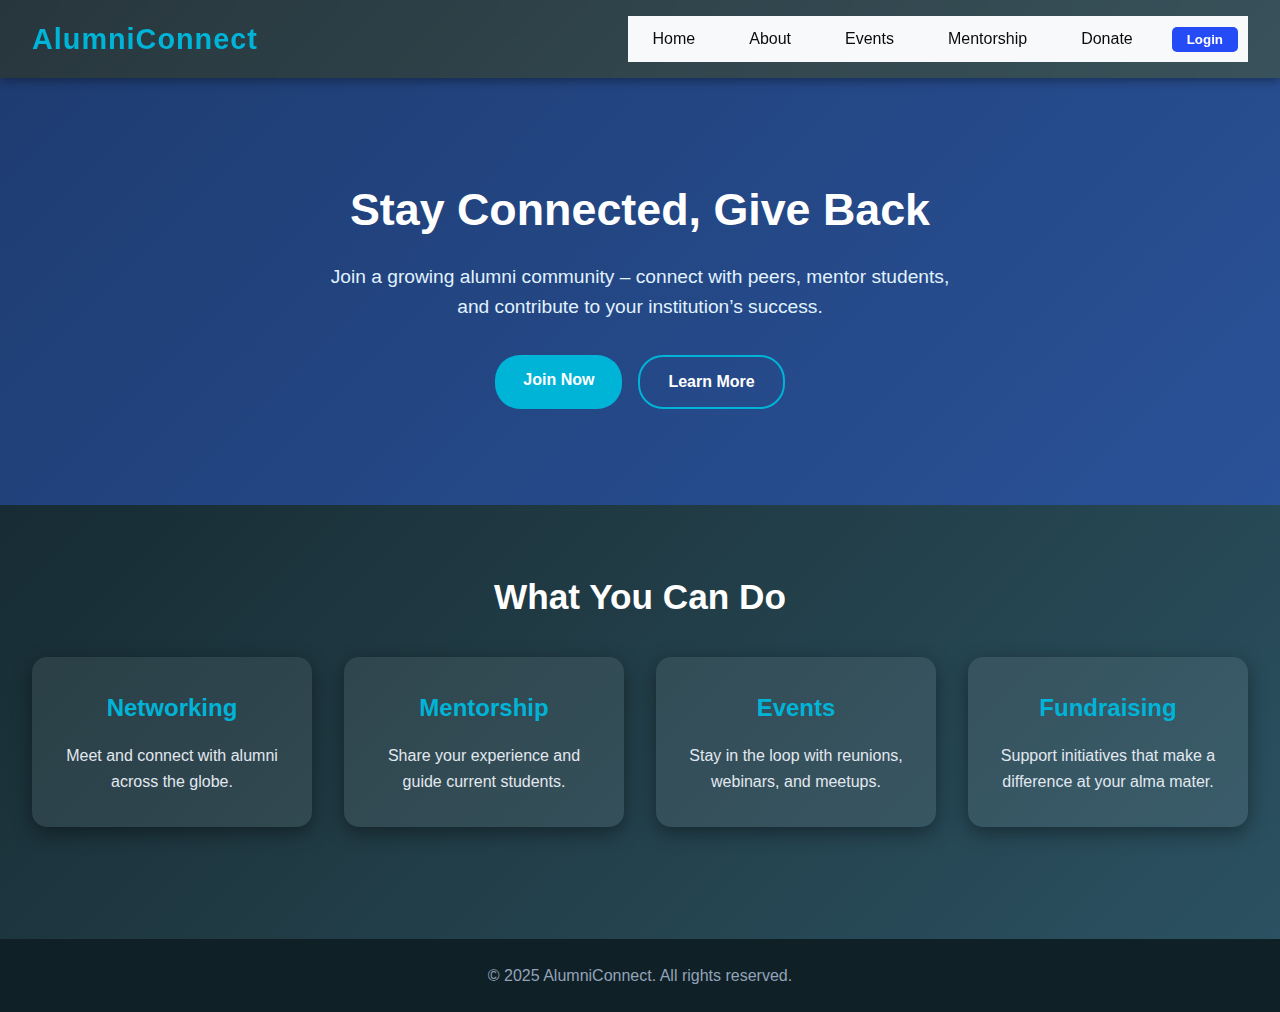
<file: index.html>
<!DOCTYPE html>
<html lang="en">
  <head>
    <meta charset="UTF-8" />
    <meta name="viewport" content="width=device-width, initial-scale=1" />
    <title>Alumni Connect</title>
    <link rel="stylesheet" href="style.css" />
    <style>
      body {
        font-family: Arial, Helvetica, sans-serif;
        background-color: #1a1a1a;
        color: aliceblue;
        margin: 0;
        padding: 0;
      }
      nav {
        /* border: 1px solid red; */
        background-color: #f8f9fa;
        padding: 10px;
      }

      nav ul {
        list-style-type: none;
        margin: 0;
        padding: 0;
        display: flex;
        justify-content: space-around;
      }
      nav li {
        display: inline;
      }

      nav a {
        text-decoration: none;
        color: #0b0b0b;
        padding: 5px 15px;
        position: relative;
      }
      
      nav a::after {
        content: "";
        position: absolute;
        height: 2px;
        width: 100%;
        bottom: 0;
        left: 0;
        background-color: #0a65c7;
        transform: scaleX(0);
        transition: transform 0.3s ease-in-out;
      }
      nav a:hover::after {
        transform: scaleX(1);
      }
      nav .Login {
        background-color: #254bf6;
        color: #fff;
        border: none;
        padding: 5px 15px;
        border-radius: 5px;
        cursor: pointer;
      }

      
    </style>
  </head>
  <body>
    <header>
      <div class="container-nav">
        <h1 class="logo">AlumniConnect</h1>
        <nav class="nav">
          <ul>
            <li><a href="#">Home</a></li>
            <li><a href="#">About</a></li>
            <li><a href="#">Events</a></li>
            <li><a href="#">Mentorship</a></li>
            <li><a href="#">Donate</a></li>
            <li><button class="Login">Login</button></li>
          </ul>
        </nav>
      </div>
    </header>

    <section class="hero">
      <div class="container">
        <h2>Stay Connected, Give Back</h2>
        <p>
          Join a growing alumni community – connect with peers, mentor students,
          and contribute to your institution’s success.
        </p>
        <div class="actions">
          <a href="#" class="btn primary">Join Now</a>
          <a href="#" class="btn secondary">Learn More</a>
        </div>
      </div>
    </section>

    <section class="features">
      <div class="container">
        <h2>What You Can Do</h2>
        <div class="grid">
          <div class="card">
            <h3>Networking</h3>
            <p>Meet and connect with alumni across the globe.</p>
          </div>
          <div class="card">
            <h3>Mentorship</h3>
            <p>Share your experience and guide current students.</p>
          </div>
          <div class="card">
            <h3>Events</h3>
            <p>Stay in the loop with reunions, webinars, and meetups.</p>
          </div>
          <div class="card">
            <h3>Fundraising</h3>
            <p>
              Support initiatives that make a difference at your alma mater.
            </p>
          </div>
        </div>
      </div>
    </section>

    <footer>
      <div class="container">
        <p>&copy; 2025 AlumniConnect. All rights reserved.</p>
      </div>
    </footer>
  </body>
</html>
</file>
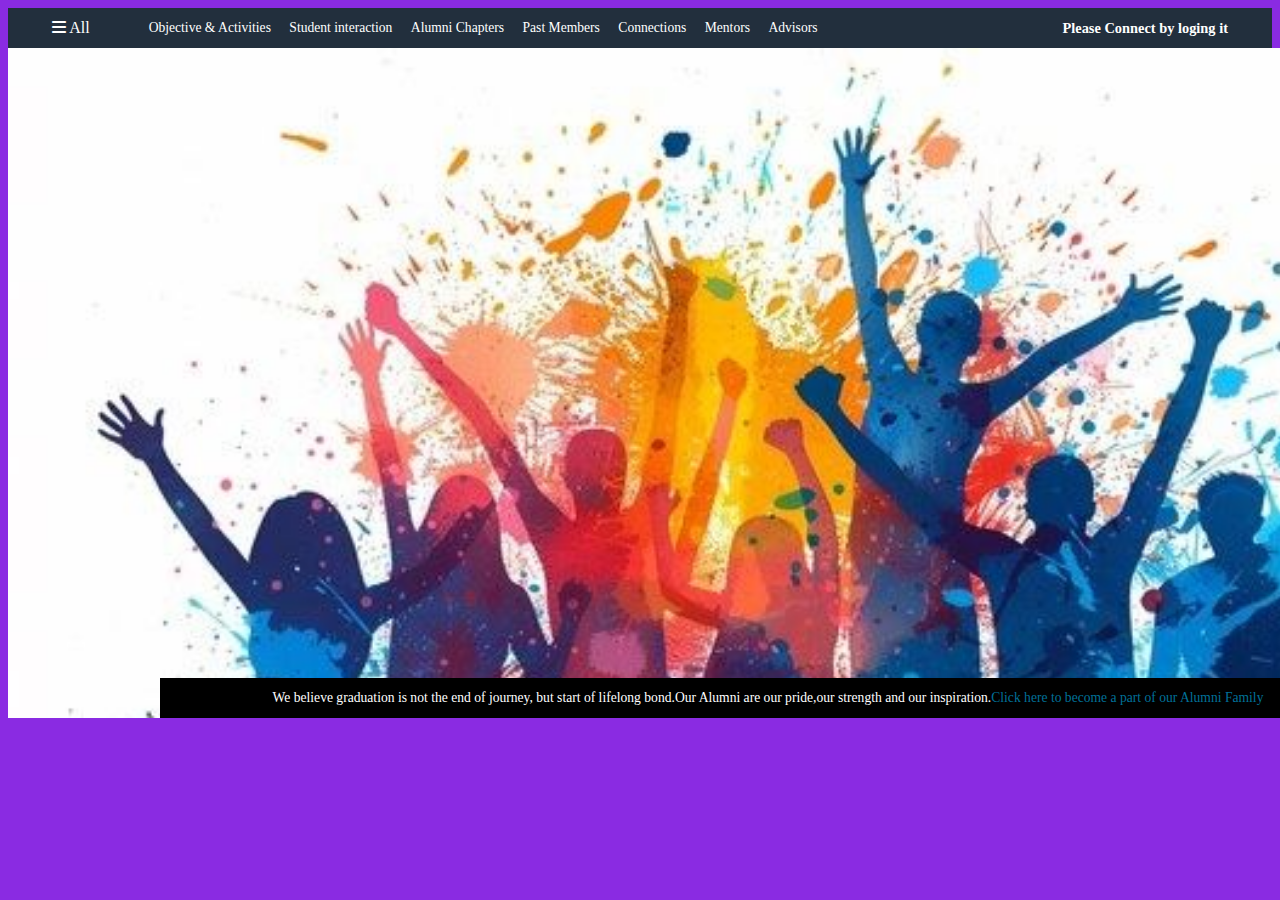
<file: AboutSih.html>
<!DOCTYPE html>
<html lang="en">
<head>
    <meta charset="UTF-8">
    <meta name="viewport" content="width=device-width, initial-scale=1.0">
    <title>About</title>
    <link rel="stylesheet" href="https://cdnjs.cloudflare.com/ajax/libs/font-awesome/6.7.2/css/all.min.css" integrity="sha512-Evv84Mr4kqVGRNSgIGL/F/aIDqQb7xQ2vcrdIwxfjThSH8CSR7PBEakCr51Ck+w+/U6swU2Im1vVX0SVk9ABhg==" crossorigin="anonymous" referrerpolicy="no-referrer" />
    <style>
    .hero-section{
    background-image:url("Alumni.jpg");
    object-fit: fill;
    height: 670px;
    width:1520px;
    background-size: cover;
    display: flex;
    justify-content: center;
    align-items: flex-end;
}
 body{
  background-color: blueviolet;
}
.hero-message{
   /* text-align: end;*/
   background-color: black;
   color: white;
   height: 40px;
   align-items: center;
   justify-content: center;
   display: flex;
   font-size: 0.85rem;
   width: 80%;
   margin-bottom: 0px;
}
.hero-message:hover{
    border:3px solid orangered;
}
.hero-message a{
    color: #007199;
}
.panel{
    height:40px;
    background-color: #222f3d;
    display:flex;
    justify-content: space-evenly;
    color: white;
    align-items: center;/*vertically centre me lane ke liye*/

}
.panel-option p{
    display: inline;
    justify-content: center;
    margin-left: 15px;

}
.panel-option{
    width: 70%;font-size: 0.85rem;
}
.panel-deals{
    font-size: 0.9rem;
    font-weight: 700;/*bold ke liye*/
}
    </style>
</head>
<body>
    <header>
      <div class="panel">
            <div class="panel-all">
                <i class="fa-solid fa-bars"></i>
                All
            </div>
            <div class="panel-option">
                <p>Objective & Activities</p>
                <p>Student interaction</p>
                <p>Alumni Chapters</p>
                <p>Past Members</p>
                <p>Connections</p>
                <p>Mentors</p>
                <p>Advisors</p>
            </div>
            <div class="panel-deals">
                Please Connect by loging it
            </div>
        </div>
    </header>
    <div class="hero-section">
        <div class="hero-message">
            <p>We believe graduation is not the end of journey, but start of lifelong bond.Our Alumni are our pride,our strength and our inspiration.<a>Click here to become a part of our Alumni Family</a> </p>
        </div>
    </div>
</body>
</html>
</file>
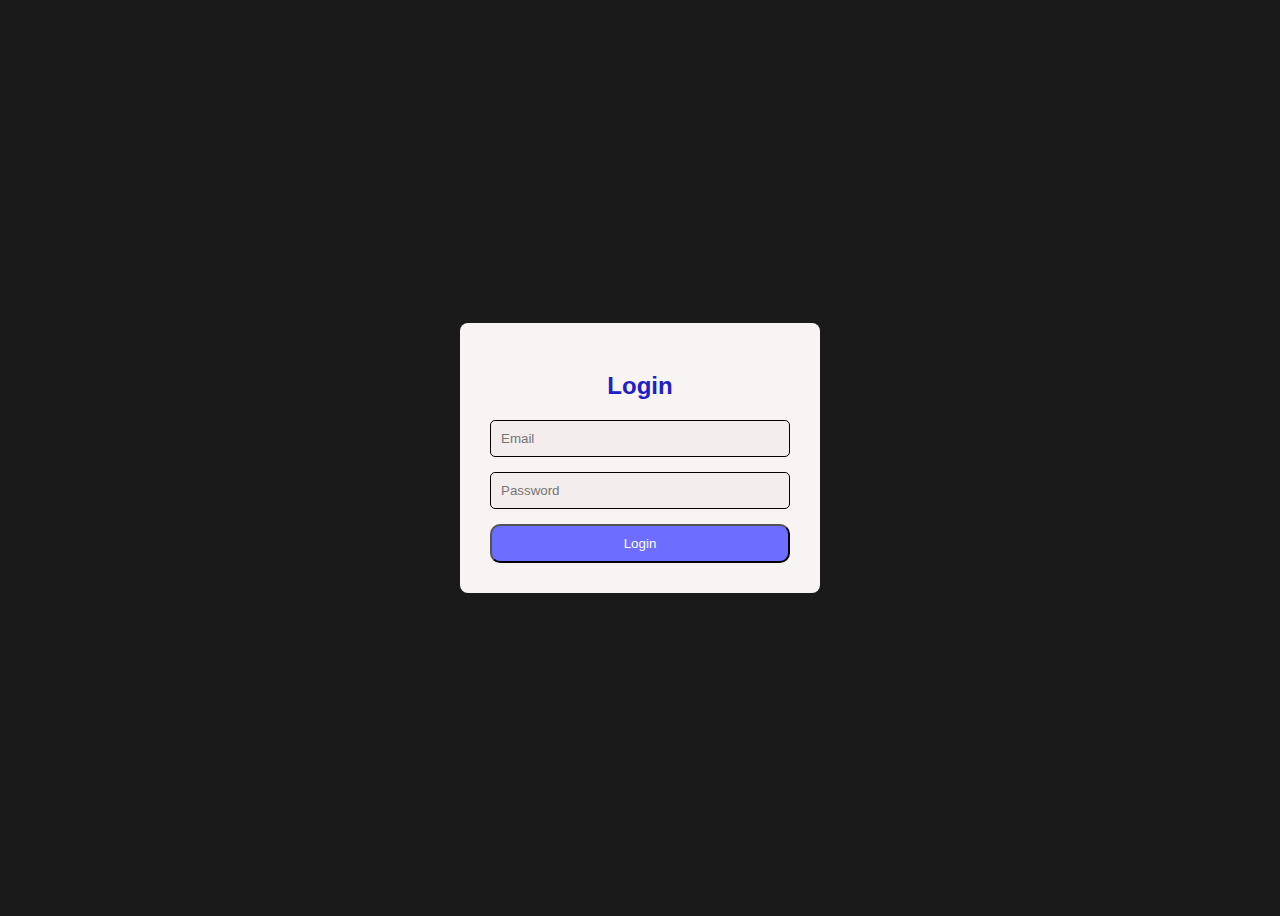
<file: login.html>
<!DOCTYPE html>
<html lang="en">
<head>
    <meta charset="UTF-8">
    <meta name="viewport" content="width=device-width, initial-scale=1.0">
    <title>login</title>
    <link rel="stylesheet" href="AboutSih.css">
</head>
<body>
    <div class="card">
        <h2>Login</h2>
        <div class="form">

            <input type="email" name="" id="" placeholder="Email">
            <input type="password" name="" id="" placeholder="Password">
            <button type="submit">Login</button>
        </div>
    </div>
</body>
</html>
</file>
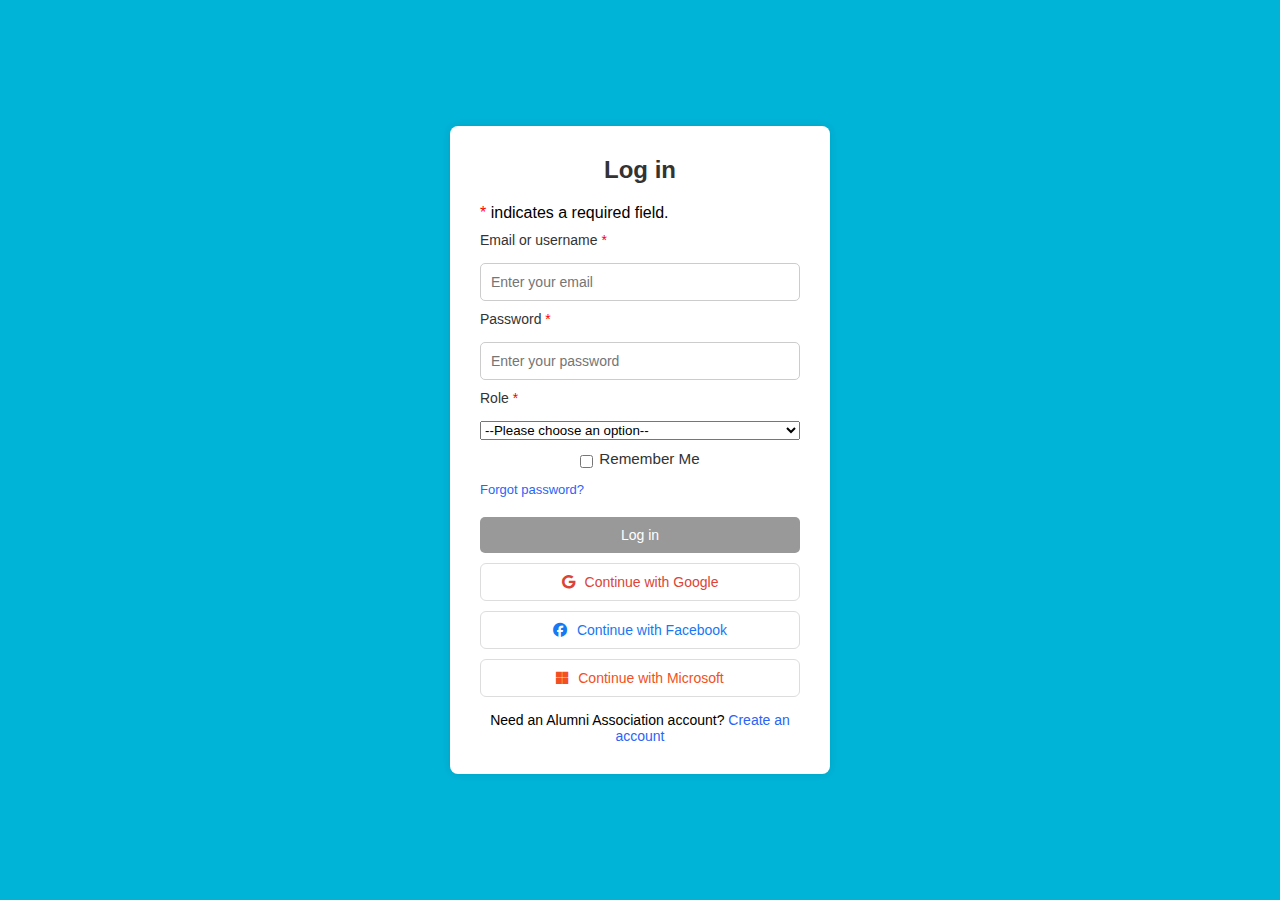
<file: Login.html>
<!DOCTYPE html>
<html lang="en">
<head>
  <meta charset="UTF-8">
  <meta name="viewport" content="width=device-width, initial-scale=1.0">
  <title>Login</title>
  
  <link rel="stylesheet" href="https://cdnjs.cloudflare.com/ajax/libs/font-awesome/6.5.1/css/all.min.css">

  <style>
    *{
      margin:0;
      padding:0;
      box-sizing: border-box;
    }
    body{
      font-family: Arial, Helvetica, sans-serif;
      background-color:  #00b4d8;
      min-height:100vh;
      display:flex;
      justify-content: center;
      align-items: center;
    }
    .card{
      background-color: #fff;
      border-radius: 8px;
      padding: 30px;
   width: 100%; 
   max-width:380px;
   

      box-shadow: 0px 0px 10px rgba(0,0,0,0.1);
    }
    h2{
      color:#333;
      text-align: center;
      margin-bottom: 20px;
    }
    .form{
      display:flex;
      flex-direction: column;
      gap: 10px;
    }
    label{
      font-size: 14px;
      color: #333;
      margin-bottom: 5px;
    }
    .required {
      color: red;
    }
    input{
     padding: 10px;
      border-radius: 5px;
      border: 1px solid #ccc;
      font-size: 14px;
    }
    .forgot{
      font-size: 13px;
      color: #2a64f6;
      text-decoration: none;
      margin-bottom: 10px;
    }
    .forgot:hover{
      text-decoration: underline;
    }
    .login-btn{
      background-color: #999;
      color: white;
      padding: 10px;
      border-radius: 5px;
      border: none;
      font-size: 14px;
      cursor: pointer;
    }
    .login-btn:hover{
      background-color: #666;
    }
    .btn{
      display: flex;
      align-items: center;
     justify-content: center;
     padding: 10px;
     gap: 10px;
     border-radius: 6px;
   font-size: 14px;
     cursor: pointer;
      border: 1px solid #ddd;
     background: white;
      transition: background 0.2s ease;
    }
    .btn:hover{
      background-color: #f0f0f0;
    }

     .google { color: #db4437; }
    .facebook { color: #1877f2; }
    .apple { color: #000; }
    .microsoft { color: #f25022; }
    .clever { color: #2a64f6; }

    .footer{
      margin-top: 15px;
      text-align: center;
      font-size: 14px;
    }
    .footer a{
      color: #2a64f6;
      text-decoration: none;
    }
    .footer a:hover{
      text-decoration: underline;
    } 

    .remember{
      display: flex;
      justify-content: center;
     align-items: center;
    gap: 6px; 
    }
    .remember label{
      font-size: 0.95rem;
  color: #333; 
    }
  </style>
</head>
<body>
  <div class="card">
    <h2>Log in</h2>

    <form class="form">
      <p><span class="required">*</span> indicates a required field.</p>

      <label>Email or username <span class="required">*</span></label>
      <input type="email" placeholder="Enter your email" required>

      <label>Password <span class="required">*</span></label>
      <input type="password" placeholder="Enter your password" required>
      
      <label>Role <span class="required">*</span></label>
      <select>
          <option value="">--Please choose an option--</option>
        <option value="Student">Student</option>
        <option value="Administrator">Administrator</option>
        <option value="Alumini">Alumini</option>
      </select>
      <div class="remember">
  <input type="checkbox" id="remember" name="remember">
  <label for="remember">Remember Me</label>
</div>
    <a href="https://accounts.google.com/signin/recovery" class="forgot">Forgot password?</a>

      <button type="submit" class="login-btn">Log in</button>

      
     
      <button type="button" class="btn google"><i class="fa-brands fa-google"></i> Continue with Google</button>
      <button type="button" class="btn facebook"><i class="fa-brands fa-facebook"></i> Continue with Facebook</button>
      <button type="button" class="btn microsoft"><i class="fa-brands fa-microsoft"></i> Continue with Microsoft</button>
    </form>

    <div class="footer">
      Need an Alumni Association account? <a href="signup.html">Create an account</a>
    </div>
  </div>
</body>
</html>
</file>
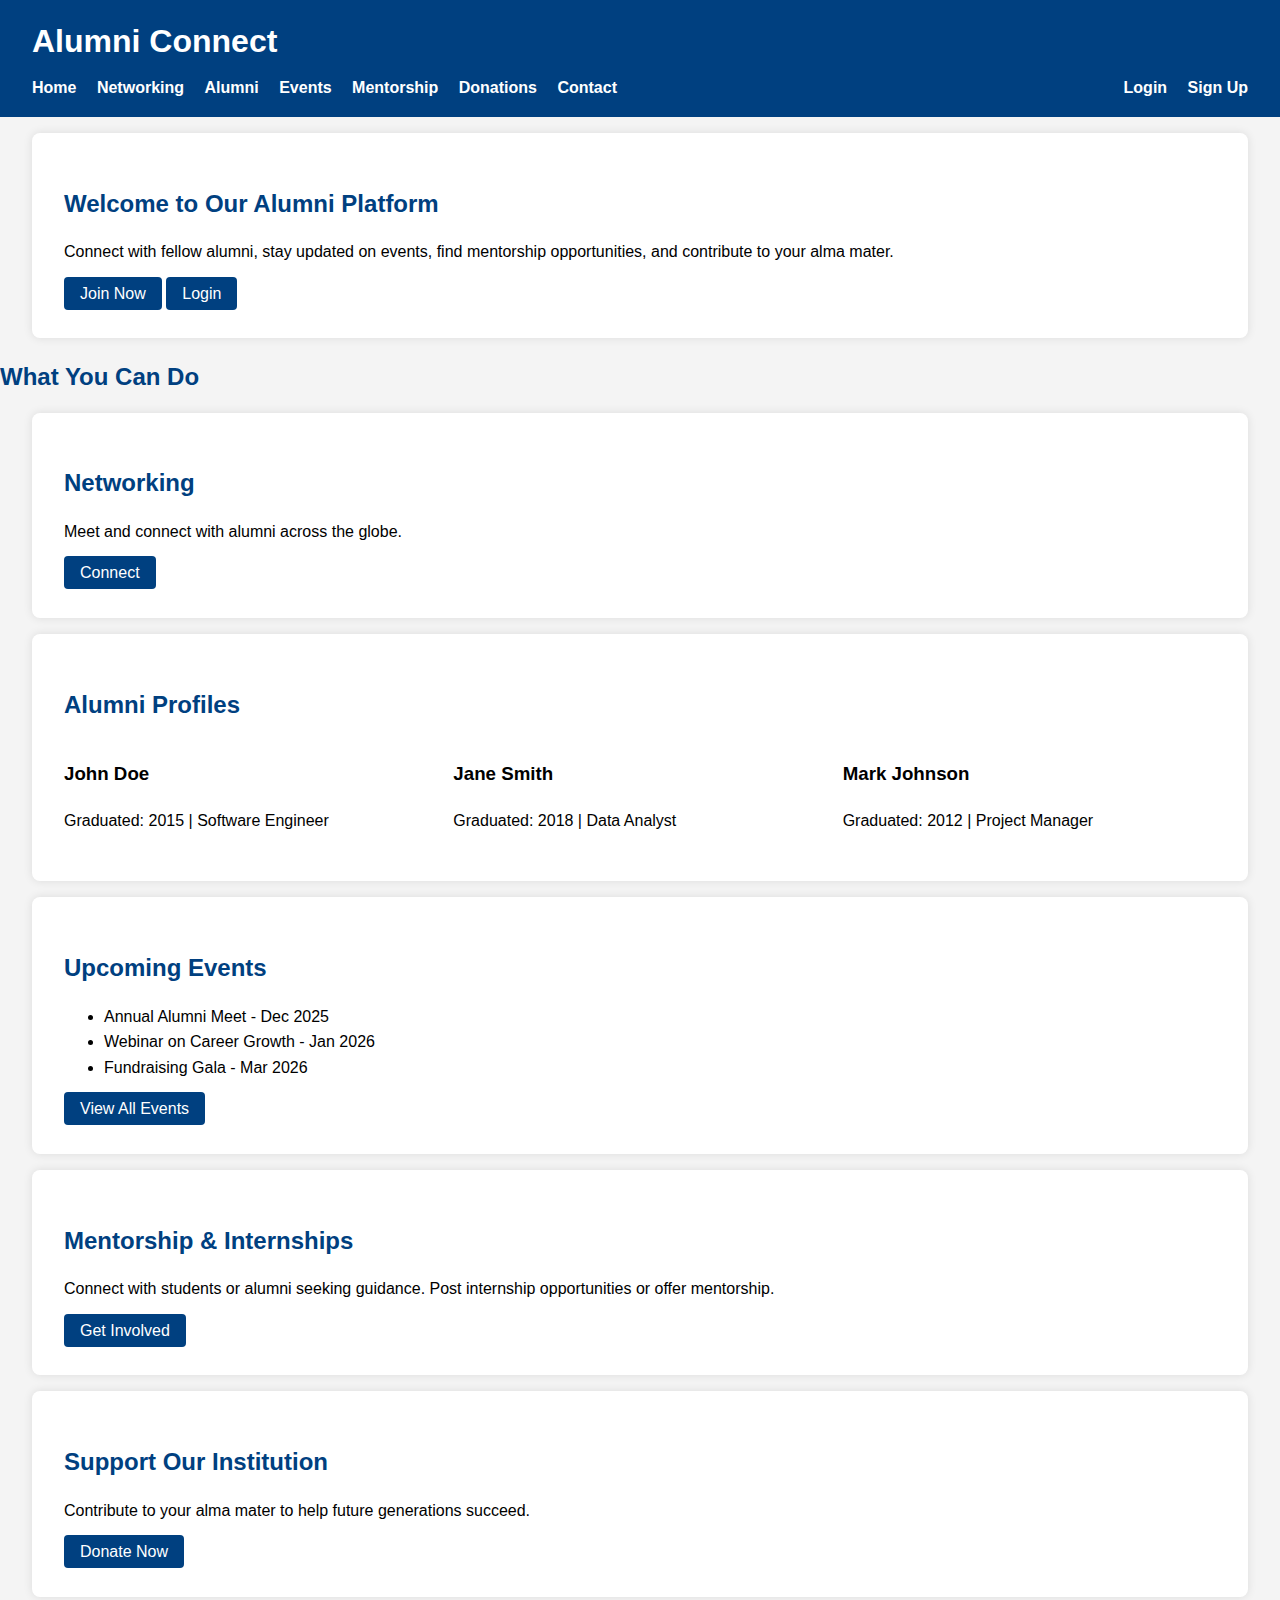
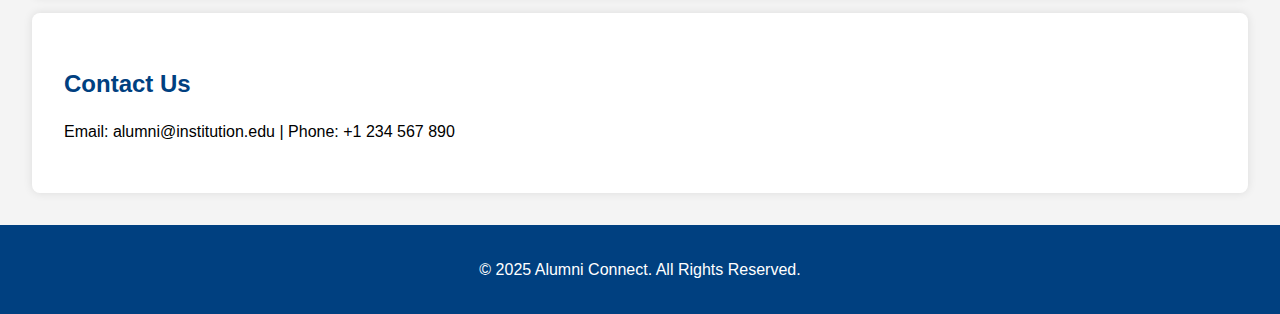
<file: project.html>
<!DOCTYPE html>
<html lang="en">
<head>
    <meta charset="UTF-8">
    <meta name="viewport" content="width=device-width, initial-scale=1.0">
    <title>Alumni Management System</title>
    <style>
        body {
            font-family: Arial, sans-serif;
           margin: 0;
         padding: 0;
           line-height: 1.6;
            background-color: #f4f4f4;
        }
        header {
            background-color: #004080;
            color: white;
            padding: 1rem 2rem;
        }
         header h1 {
            margin: 0;
        }
        nav {
            margin-top: 0.5rem;
             display: flex; 
             justify-content: space-between; 
            align-items: center;
       }
        nav a {
            color: white;
            margin-right: 1rem;
            text-decoration: none;
              font-weight: bold;
        }
         nav div:last-child a {
            margin-right: 0; /*no extra margin for last link on right*/
         margin-left: 1rem; /*spacing between login/signup */
       }
       section {
            padding: 2rem;
            background: white;
            margin: 1rem 2rem;
            border-radius: 8px;
            box-shadow: 0 0 10px rgba(0,0,0,0.1);
        }
         .section-title {
            color: #004080;
            margin-bottom: 1rem;
        }
         footer {
            background-color: #004080;
            color: white;
            text-align: center;
            padding: 1rem;
            margin-top: 2rem;
        }
          .btn {
            background-color: #004080;
            color: white;
            padding: 0.5rem 1rem;
            text-decoration: none;
            border-radius: 4px;
        }
         .grid {
            display: grid;
            grid-template-columns: repeat(auto-fit, minmax(250px, 1fr));
            gap: 1rem; 
        } 
    </style>
</head>
<body>

    <!-- Header -->
    <header>
        <h1>Alumni Connect</h1>
        <nav>
            <div>

                <a href="#home">Home</a>
                <a href="#networking">Networking</a>
                <a href="#alumni">Alumni</a>
                <a href="#events">Events</a>
                <a href="#mentorship">Mentorship</a>
                <a href="#donations">Donations</a>
                <a href="#contact">Contact</a>
            </div>
            <div>
                
                <a href="login.html">Login</a>
                <a href="signup.html">Sign Up</a>
            </div>
        </nav>
    </header>

   
    <section id="home">
        <h2 class="section-title">Welcome to Our Alumni Platform</h2>
        <p>Connect with fellow alumni, stay updated on events, find mentorship opportunities, and contribute to your alma mater.</p>
        <a href="signup.html" class="btn">Join Now</a>
        <a href="login.html" class="btn">Login</a>
    </section>

    
        <h2 class="section-title">What You Can Do</h2>
    <section id="networking">
        <h2 class="section-title">Networking</h2>
        <p>Meet and connect with alumni across the globe.</p>
        <a href="#" class="btn">Connect</a>
    </section>

    
    <section id="alumni">
        <h2 class="section-title">Alumni Profiles</h2>
        <div class="grid">
            <div>
                <h3>John Doe</h3>
                <p>Graduated: 2015 | Software Engineer</p>
            </div>
            <div>
                <h3>Jane Smith</h3>
                <p>Graduated: 2018 | Data Analyst</p>
            </div>
            <div>
                <h3>Mark Johnson</h3>
                <p>Graduated: 2012 | Project Manager</p>
            </div>
        </div>
    </section>


    <section id="events">
        <h2 class="section-title">Upcoming Events</h2>
        <ul>
            <li>Annual Alumni Meet - Dec 2025</li>
            <li>Webinar on Career Growth - Jan 2026</li>
            <li>Fundraising Gala - Mar 2026</li>
        </ul>
        <a href="#" class="btn">View All Events</a>
    </section>


    <section id="mentorship">
        <h2 class="section-title">Mentorship & Internships</h2>
        <p>Connect with students or alumni seeking guidance. Post internship opportunities or offer mentorship.</p>
        <a href="#" class="btn">Get Involved</a>
    </section>

   
    <section id="donations">
        <h2 class="section-title">Support Our Institution</h2>
        <p>Contribute to your alma mater to help future generations succeed.</p>
        <a href="#" class="btn">Donate Now</a>
    </section>

    
    <section id="contact">
        <h2 class="section-title">Contact Us</h2>
        <p>Email: alumni@institution.edu | Phone: +1 234 567 890</p>
    </section>

 
    <footer>
        <p>&copy; 2025 Alumni Connect. All Rights Reserved.</p>
    </footer>

</body>
</html>
</file>
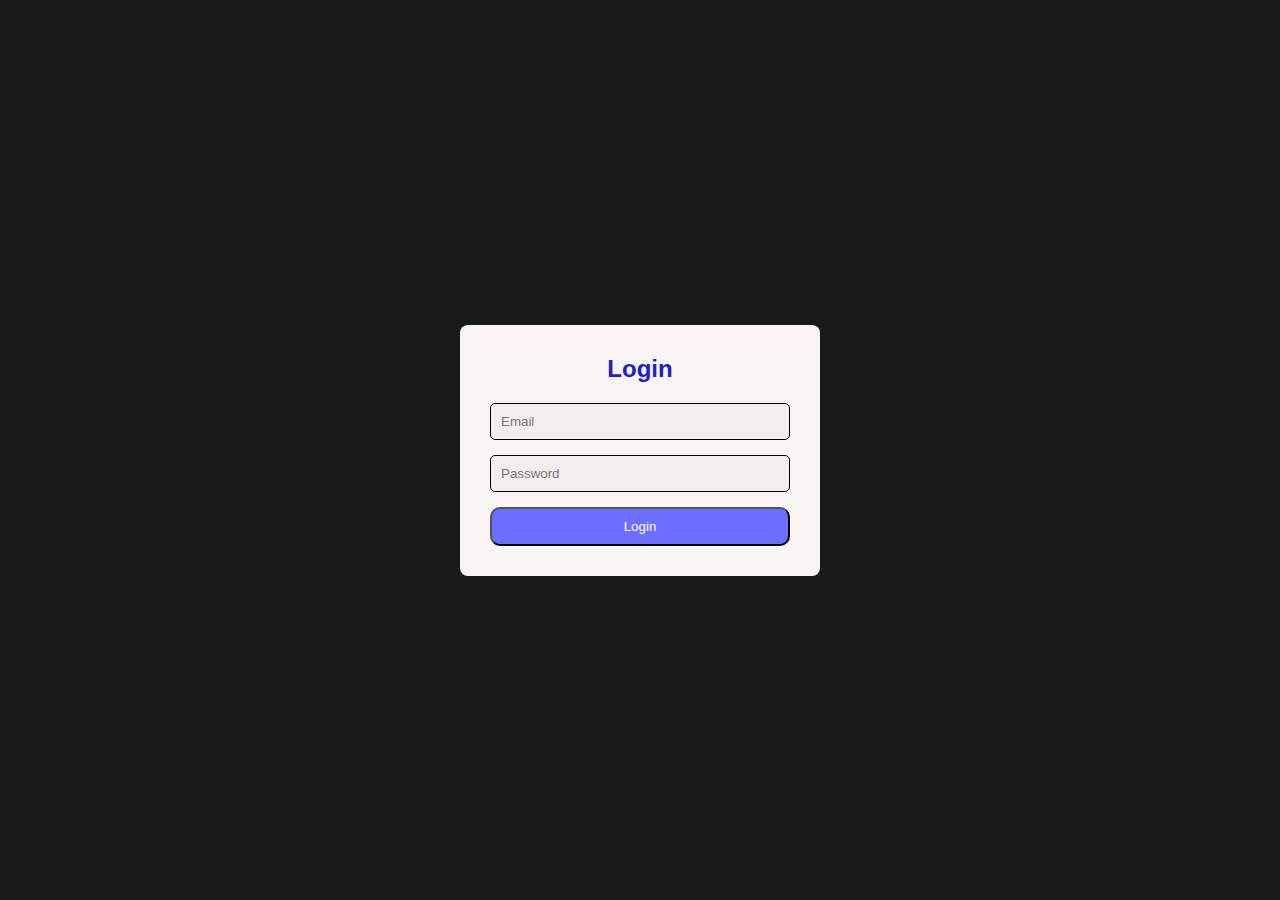
<file: project1.html>
<!DOCTYPE html>
<html lang="en">
<head>
    <meta charset="UTF-8">
    <meta name="viewport" content="width=device-width, initial-scale=1.0">
    <title>login</title>
    <style>
        *{
            margin:0;
            padding:0;
        }
        body{
            font-family: Arial, Helvetica, sans-serif;
            background-color: #1a1a1a;
            height:100vh;
            display:flex;
            justify-content: center;
            align-items: center;
        }
      .card{
        background-color: #f9f4f4;
        border-radius: 8px;
        padding: 30px;
        width: 300px;
      }
      h2{
          color:rgb(32, 32, 199);
          text-align: center;
          margin-bottom: 20px;

      }
     .form{
        display:flex;
        flex-direction: column;
     }

     input{
        margin-bottom: 15px;
        padding: 10px;
        border-radius: 5px;
        background-color: #f4eded;
        border: 1px solid black;
     }
     button{
        background-color: rgb(109, 109, 255);
        color: #fff;
        padding: 10px;
        border-radius: 10px;
     }

     button:hover{
        background-color: blue;
     }
    </style>
</head>
<body>
    <div class="card">
        <h2>Login</h2>
        <div class="form">

            <input type="email" name="" id="" placeholder="Email">
            <input type="password" name="" id="" placeholder="Password">
            <button type="submit">Login</button>
        </div>
    </div>
</body>
</html>
</file>
<file: style.css>
* {
  margin: 0;
  padding: 0;
  box-sizing: border-box;
}
body {
  font-family: "Segoe UI", Tahoma, Geneva, Verdana, sans-serif;
  background: linear-gradient(135deg, #0f2027, #203a43, #2c5364);
  color: #f1f5f9;
  line-height: 1.6;
}
a {
  text-decoration: none;
}

/* Navbar */
header {
  background: rgba(255, 255, 255, 0.1);
  backdrop-filter: blur(8px);
  box-shadow: 0 2px 10px rgba(0, 0, 0, 0.4);
  position: sticky;
  top: 0;
  z-index: 1000;
}
.container-nav {
  display: flex;
  flex-wrap: wrap;
  align-items: center;
  justify-content: space-between;
  padding: 1rem 2rem;
}
.logo {
  font-size: 1.8rem;
  font-weight: bold;
  color: #00b4d8;
  letter-spacing: 1px;
}
nav ul {
  display: flex;
  gap: 1.5rem;
  list-style: none;
}
nav a {
  color: #fff;
  font-weight: 500;
  padding: 6px 0;
  position: relative;
  transition: color 0.3s;
}
nav a::after {
  content: "";
  position: absolute;
  height: 2px;
  width: 100%;
  bottom: -4px;
  left: 0;
  background: #00b4d8;
  transform: scaleX(0);
  transition: transform 0.3s ease-in-out;
}
nav a:hover {
  color: #00b4d8;
}
nav a:hover::after {
  transform: scaleX(1);
}
.Login {
  background: #00b4d8;
  border: none;
  padding: 8px 18px;
  border-radius: 20px;
  font-weight: bold;
  transition: all 0.3s ease;
}
.Login a {
  color: #fff;
}
.Login:hover {
  background: #0096c7;
  transform: translateY(-2px);
  box-shadow: 0 4px 12px rgba(0, 180, 216, 0.4);
}

/* Hero Section */
.hero {
  text-align: center;
  padding: 6rem 2rem;
  background: linear-gradient(135deg, #1e3c72, #2a5298);
}
.hero h2 {
  font-size: 2.8rem;
  margin-bottom: 1rem;
  color: #fff;
}
.hero p {
  font-size: 1.2rem;
  max-width: 650px;
  margin: 0 auto 2rem;
  color: #e0f2fe;
}
.actions {
  display: flex;
  justify-content: center;
  gap: 1rem;
}
.btn {
  padding: 12px 28px;
  border-radius: 25px;
  font-size: 1rem;
  font-weight: 600;
  transition: all 0.3s ease;
}
.btn.primary {
  background: #00b4d8;
  color: #fff;
}
.btn.primary:hover {
  background: #0096c7;
  transform: scale(1.05);
}
.btn.secondary {
  background: transparent;
  color: #fff;
  border: 2px solid #00b4d8;
}
.btn.secondary:hover {
  background: #00b4d8;
  color: #fff;
  transform: scale(1.05);
}

/* Features Section */
.features {
  padding: 4rem 2rem;
  text-align: center;
}
.features h2 {
  font-size: 2.2rem;
  margin-bottom: 2rem;
  color: #fff;
}
.grid {
  display: grid;
  grid-template-columns: repeat(auto-fit, minmax(250px, 1fr));
  gap: 2rem;
}
.card {
  background: rgba(255, 255, 255, 0.08);
  padding: 2rem;
  border-radius: 15px;
  box-shadow: 0 6px 20px rgba(0, 0, 0, 0.4);
  transition: transform 0.3s, box-shadow 0.3s;
}
.card:hover {
  transform: translateY(-10px);
  box-shadow: 0 10px 25px rgba(0, 180, 216, 0.4);
}
.card h3 {
  font-size: 1.5rem;
  margin-bottom: 1rem;
  color: #00b4d8;
}
.card p {
  color: #e2e8f0;
}

/* Footer */
footer {
  background: #0f2027;
  text-align: center;
  padding: 1.5rem;
  margin-top: 3rem;
  color: #94a3b8;
}
footer p {
  margin: 0;
}
</file>
<file: AboutSih.css>
.hero-section{
    background-image:url("./public/alumni-img.jpg");
    object-fit: fill;
    height: 400px;
    width:1500px;
    background-size: cover;
    display: flex;
    justify-content: center;
    align-items: flex-end;
}
.hero-message{
   /* text-align: end;*/
   background-color: black;
   color: white;
   height: 40px;
   align-items: center;
   justify-content: center;
   display: flex;
   font-size: 0.85rem;
   width: 80%;
   margin-bottom: 0px;
}
.hero-message:hover{
    border:3px solid orangered;
}
.hero-message a{
    color: #007199;
}
{  margin:0;
    padding:0;}
        body{
            font-family: Arial, Helvetica, sans-serif;
            background-color: #1a1a1a;
            height:100vh;
            display:flex;
            justify-content: center;
            align-items: center;
        }
      .card{
        background-color: #f9f4f4;
        border-radius: 8px;
        padding: 30px;
        width: 300px;
      }
      h2{
          color:rgb(32, 32, 199);
          text-align: center;
          margin-bottom: 20px;

      }
     .form{
        display:flex;
        flex-direction: column;
     }

     input{
        margin-bottom: 15px;
        padding: 10px;
        border-radius: 5px;
        background-color: #f4eded;
        border: 1px solid black;
     }
     button{
        background-color: rgb(109, 109, 255);
        color: #fff;
        padding: 10px;
        border-radius: 10px;
     }

     button:hover{
        background-color: blue;
     }
</file>
